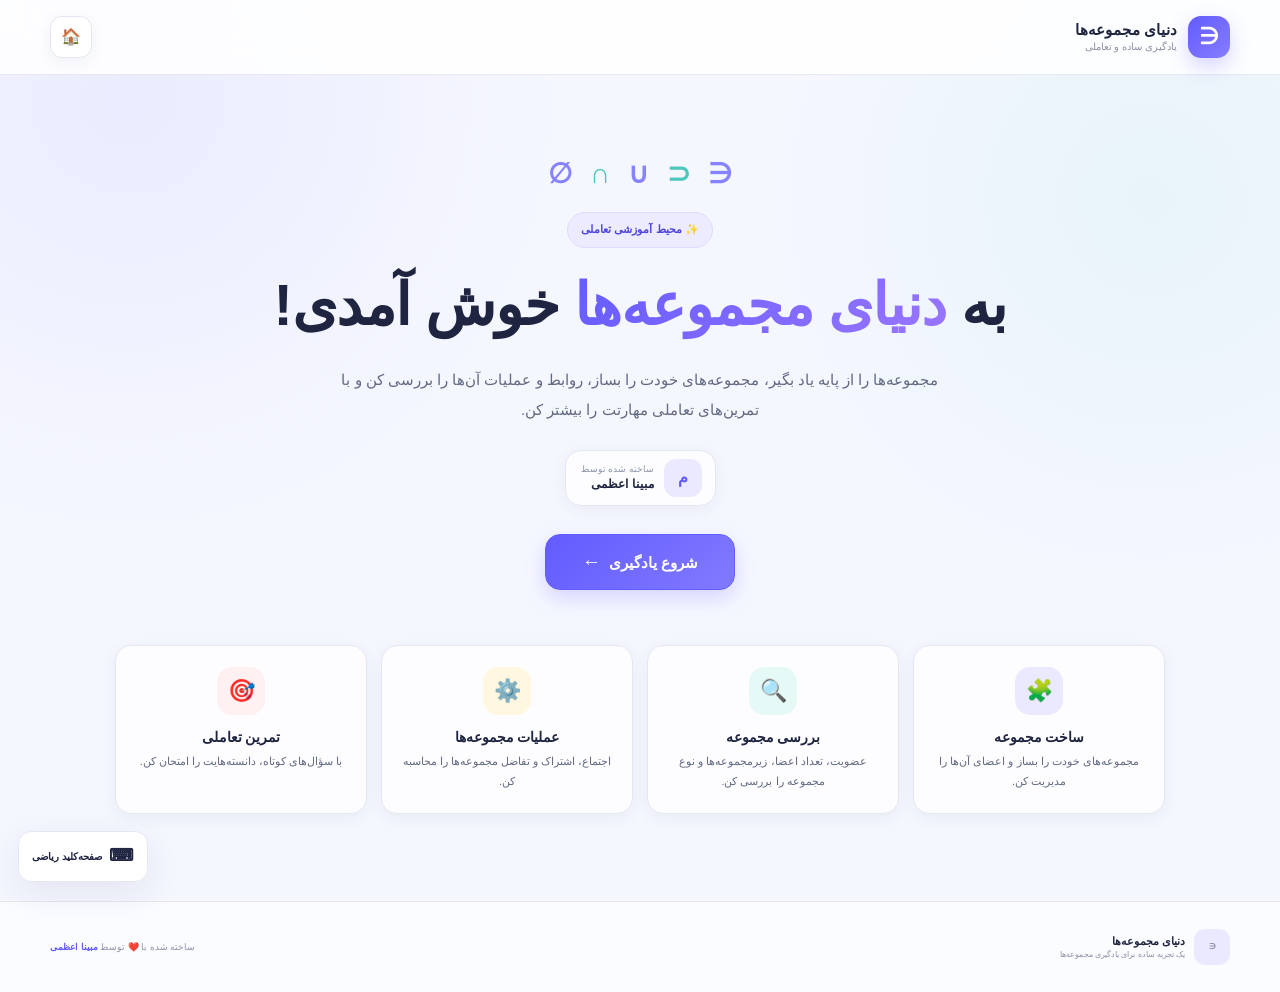
<file: docs/index.html>
<!DOCTYPE html>
<html lang="fa" dir="rtl">
<head>
  <meta charset="UTF-8" />
  <meta name="viewport" content="width=device-width, initial-scale=1.0" />

  <meta
    name="description"
    content="دنیای مجموعه‌ها؛ یک محیط آموزشی تعاملی برای یادگیری مجموعه‌ها، اعضا، زیرمجموعه‌ها، روابط و عملیات مجموعه‌ها."
  />
  <meta name="author" content="مبینا اعظمی" />

  <title>دنیای مجموعه‌ها | مبینا اعظمی</title>

  <link rel="stylesheet" href="style.css" />
</head>

<body>

  <!-- =========================
       Header
  ========================== -->
  <header class="site-header">
    <div class="header-inner">

      <button
        type="button"
        class="brand"
        id="brandBtn"
        aria-label="بازگشت به صفحه اصلی"
      >
        <span class="brand-icon">∈</span>

        <span class="brand-text">
          <strong>دنیای مجموعه‌ها</strong>
          <small>یادگیری ساده و تعاملی</small>
        </span>
      </button>

      <div class="header-actions">
        <button
          type="button"
          class="icon-button"
          id="homeBtn"
          title="صفحه اصلی"
          aria-label="صفحه اصلی"
        >
          🏠
        </button>
      </div>

    </div>
  </header>


  <!-- =========================
       Main
  ========================== -->
  <main class="app-main">

    <!-- =========================
         Welcome Page
    ========================== -->
    <section
      id="welcomePage"
      class="page welcome-page active-page"
    >

      <div class="welcome-container">

        <div class="welcome-symbols" aria-hidden="true">
          <span>∈</span>
          <span>⊂</span>
          <span>∪</span>
          <span>∩</span>
          <span>∅</span>
        </div>

        <div class="welcome-content">

          <div class="welcome-badge">
            ✨ محیط آموزشی تعاملی
          </div>

          <h1>
            به
            <span>دنیای مجموعه‌ها</span>
            خوش آمدی!
          </h1>

          <p class="welcome-description">
            مجموعه‌ها را از پایه یاد بگیر، مجموعه‌های خودت را بساز،
            روابط و عملیات آن‌ها را بررسی کن و با تمرین‌های تعاملی
            مهارتت را بیشتر کن.
          </p>

          <div class="creator-card">
            <div class="creator-avatar">م</div>

            <div>
              <span>ساخته شده توسط</span>
              <strong>مبینا اعظمی</strong>
            </div>
          </div>

          <button
            type="button"
            id="startBtn"
            class="primary-button start-button"
          >
            <span>شروع یادگیری</span>
            <span class="button-arrow">←</span>
          </button>

        </div>


        <!-- Features -->
        <div class="features-grid">

          <article class="feature-card">
            <div class="feature-icon">🧩</div>
            <h3>ساخت مجموعه</h3>
            <p>
              مجموعه‌های خودت را بساز و اعضای آن‌ها را مدیریت کن.
            </p>
          </article>

          <article class="feature-card">
            <div class="feature-icon">🔍</div>
            <h3>بررسی مجموعه</h3>
            <p>
              عضویت، تعداد اعضا، زیرمجموعه‌ها و نوع مجموعه را بررسی کن.
            </p>
          </article>

          <article class="feature-card">
            <div class="feature-icon">⚙️</div>
            <h3>عملیات مجموعه‌ها</h3>
            <p>
              اجتماع، اشتراک و تفاضل مجموعه‌ها را محاسبه کن.
            </p>
          </article>

          <article class="feature-card">
            <div class="feature-icon">🎯</div>
            <h3>تمرین تعاملی</h3>
            <p>
              با سؤال‌های کوتاه، دانسته‌هایت را امتحان کن.
            </p>
          </article>

        </div>

      </div>

    </section>


    <!-- =========================
         Dashboard
    ========================== -->
    <section
      id="dashboardPage"
      class="page dashboard-page"
      hidden
    >

      <div class="page-container">

        <div class="page-heading">

          <div>
            <span class="section-label">فضای کار</span>

            <h2>
              مجموعه‌های من
            </h2>

            <p>
              مجموعه‌هایت را بساز و از ابزارهای مختلف برای بررسی آن‌ها استفاده کن.
            </p>
          </div>

          <button
            type="button"
            id="newSetBtn"
            class="primary-button"
          >
            <span>＋</span>
            مجموعه جدید
          </button>

        </div>


        <div
          id="setsGrid"
          class="sets-grid"
        >
          <!-- کارت‌های مجموعه با JavaScript ساخته می‌شوند -->
        </div>


        <div
          id="emptySets"
          class="empty-state"
        >

          <div class="empty-icon">
            ∅
          </div>

          <h3>
            هنوز مجموعه‌ای نساخته‌ای
          </h3>

          <p>
            اولین مجموعه‌ات را بساز و یادگیری را شروع کن.
          </p>

          <button
            type="button"
            id="emptyNewSetBtn"
            class="secondary-button"
          >
            ساخت اولین مجموعه
          </button>

        </div>

      </div>

    </section>


    <!-- =========================
         Set Editor
    ========================== -->
    <section
      id="editorPage"
      class="page editor-page"
      hidden
    >

      <div class="page-container narrow-container">

        <div class="page-heading compact-heading">

          <div>
            <span class="section-label">ویرایشگر مجموعه</span>

            <h2 id="editorTitle">
              مجموعه جدید
            </h2>

            <p>
              نام و اعضای مجموعه را وارد کن.
            </p>
          </div>

          <button
            type="button"
            id="backToDashboardBtn"
            class="ghost-button"
          >
            ← بازگشت
          </button>

        </div>


        <div class="editor-layout">

          <!-- Editor Form -->
          <div class="panel editor-panel">

            <div class="panel-header">
              <div>
                <h3>اطلاعات مجموعه</h3>
                <p>اعضای مجموعه را با ویرگول یا خط جدید جدا کن.</p>
              </div>
            </div>


            <form id="setForm">

              <div class="form-group">

                <label for="setName">
                  نام مجموعه
                </label>

                <input
                  type="text"
                  id="setName"
                  name="setName"
                  placeholder="مثلاً A"
                  maxlength="30"
                  autocomplete="off"
                  required
                />

              </div>


              <div class="form-group">

                <label for="setMembers">
                  اعضای مجموعه
                </label>

                <textarea
                  id="setMembers"
                  name="setMembers"
                  rows="7"
                  placeholder="مثلاً: 1, 2, 3, 4"
                  spellcheck="false"
                ></textarea>

                <div class="input-hint">
                  می‌توانی از «،» یا «,» یا «؛» یا «;» یا خط جدید استفاده کنی.
                </div>

              </div>


              <div class="form-group">

                <label>
                  نوع مجموعه
                </label>

                <div class="type-options">

                  <label class="radio-card">
                    <input
                      type="radio"
                      name="setType"
                      value="auto"
                      checked
                    />

                    <span>
                      <strong>تشخیص خودکار</strong>
                      <small>پیشنهاد مناسب بر اساس اعضا</small>
                    </span>
                  </label>


                  <label class="radio-card">
                    <input
                      type="radio"
                      name="setType"
                      value="number"
                    />

                    <span>
                      <strong>عددی</strong>
                      <small>مجموعه‌ای از اعداد</small>
                    </span>
                  </label>


                  <label class="radio-card">
                    <input
                      type="radio"
                      name="setType"
                      value="text"
                    />

                    <span>
                      <strong>متنی</strong>
                      <small>مجموعه‌ای از عبارت‌ها</small>
                    </span>
                  </label>

                </div>

              </div>


              <div class="form-actions">

                <button
                  type="submit"
                  class="primary-button"
                  id="saveSetBtn"
                >
                  ذخیره مجموعه
                </button>

                <button
                  type="button"
                  class="danger-button"
                  id="deleteSetBtn"
                  hidden
                >
                  حذف مجموعه
                </button>

              </div>

            </form>

          </div>


          <!-- Preview -->
          <div class="panel preview-panel">

            <div class="panel-header">
              <div>
                <h3>پیش‌نمایش</h3>
                <p>نمایش مجموعه قبل از ذخیره</p>
              </div>
            </div>

            <div
              id="setPreview"
              class="set-preview"
            >
              <span class="preview-name">A</span>
              <span class="preview-equals">=</span>
              <span class="preview-brace">{</span>
              <span class="preview-members">∅</span>
              <span class="preview-brace">}</span>
            </div>

            <div
              id="previewCount"
              class="preview-count"
            >
              ۰ عضو
            </div>

          </div>

        </div>

      </div>

    </section>


    <!-- =========================
         Tools Page
    ========================== -->
    <section
      id="toolsPage"
      class="page tools-page"
      hidden
    >

      <div class="page-container">

        <div class="tools-topbar">

          <button
            type="button"
            id="toolsBackBtn"
            class="ghost-button"
          >
            ← مجموعه‌ها
          </button>

          <div class="current-set-info">

            <span class="section-label">
              مجموعه انتخاب‌شده
            </span>

            <h2 id="currentSetTitle">
              A
            </h2>

          </div>

        </div>


        <!-- Tool Cards -->
        <div class="tools-grid">

          <!-- Members -->
          <button
            type="button"
            class="tool-card"
            data-tool="members"
          >
            <span class="tool-icon">👥</span>

            <span class="tool-card-content">
              <strong>اعضای مجموعه</strong>
              <small>
                مشاهده و بررسی اعضای مجموعه
              </small>
            </span>

            <span class="tool-arrow">←</span>
          </button>


          <!-- Count -->
          <button
            type="button"
            class="tool-card"
            data-tool="count"
          >
            <span class="tool-icon">🔢</span>

            <span class="tool-card-content">
              <strong>تعداد اعضا</strong>
              <small>
                محاسبه تعداد اعضای مجموعه
              </small>
            </span>

            <span class="tool-arrow">←</span>
          </button>


          <!-- Membership -->
          <button
            type="button"
            class="tool-card"
            data-tool="membership"
          >
            <span class="tool-icon">🔎</span>

            <span class="tool-card-content">
              <strong>بررسی عضویت</strong>
              <small>
                آیا یک عضو در مجموعه وجود دارد؟
              </small>
            </span>

            <span class="tool-arrow">←</span>
          </button>


          <!-- Subsets -->
          <button
            type="button"
            class="tool-card"
            data-tool="subsets"
          >
            <span class="tool-icon">🧩</span>

            <span class="tool-card-content">
              <strong>زیرمجموعه‌ها</strong>
              <small>
                نمایش تعداد و زیرمجموعه‌های ممکن
              </small>
            </span>

            <span class="tool-arrow">←</span>
          </button>


          <!-- Relations -->
          <button
            type="button"
            class="tool-card"
            data-tool="relations"
          >
            <span class="tool-icon">🔗</span>

            <span class="tool-card-content">
              <strong>روابط دو مجموعه</strong>
              <small>
                بررسی زیرمجموعه بودن و برابری
              </small>
            </span>

            <span class="tool-arrow">←</span>
          </button>


          <!-- Operations -->
          <button
            type="button"
            class="tool-card"
            data-tool="operations"
          >
            <span class="tool-icon">⚙️</span>

            <span class="tool-card-content">
              <strong>عملیات مجموعه‌ها</strong>
              <small>
                اجتماع، اشتراک و تفاضل
              </small>
            </span>

            <span class="tool-arrow">←</span>
          </button>


          <!-- Venn -->
          <button
            type="button"
            class="tool-card"
            data-tool="venn"
          >
            <span class="tool-icon">⭕</span>

            <span class="tool-card-content">
              <strong>نمودار ون</strong>
              <small>
                نمایش تصویری رابطه مجموعه‌ها
              </small>
            </span>

            <span class="tool-arrow">←</span>
          </button>


          <!-- Type -->
          <button
            type="button"
            class="tool-card"
            data-tool="type"
          >
            <span class="tool-icon">🏷️</span>

            <span class="tool-card-content">
              <strong>نوع مجموعه</strong>
              <small>
                بررسی نوع و ویژگی‌های مجموعه
              </small>
            </span>

            <span class="tool-arrow">←</span>
          </button>


          <!-- Exercise -->
          <button
            type="button"
            class="tool-card exercise-tool-card"
            data-tool="exercise"
          >
            <span class="tool-icon">🎯</span>

            <span class="tool-card-content">
              <strong>تمرین</strong>
              <small>
                خودت را با تمرین‌های مجموعه محک بزن
              </small>
            </span>

            <span class="tool-arrow">←</span>
          </button>

        </div>


        <!-- =========================
             Tool Result
        ========================== -->
        <div
          id="toolResult"
          class="tool-result panel"
          hidden
        >

          <div class="result-header">

            <div>
              <span
                id="resultIcon"
                class="result-icon"
              >
                ✨
              </span>

              <div>
                <span class="section-label">
                  نتیجه
                </span>

                <h3 id="resultTitle">
                  نتیجه ابزار
                </h3>
              </div>
            </div>

            <button
              type="button"
              id="closeResultBtn"
              class="close-button"
              aria-label="بستن نتیجه"
              title="بستن"
            >
              ×
            </button>

          </div>


          <div
            id="resultBody"
            class="result-body"
          >
            <!-- نتیجه توسط JavaScript قرار می‌گیرد -->
          </div>

        </div>

      </div>

    </section>


    <!-- =========================
         Membership Tool
    ========================== -->
    <div
      id="membershipTemplate"
      class="tool-template"
      hidden
    >

      <div class="tool-form">

        <label for="membershipInput">
          عضو موردنظر را وارد کن
        </label>

        <div class="inline-input">

          <input
            type="text"
            id="membershipInput"
            placeholder="مثلاً 3"
            autocomplete="off"
          />

          <button
            type="button"
            id="checkMembershipBtn"
            class="primary-button"
          >
            بررسی
          </button>

        </div>

      </div>

      <div
        id="membershipAnswer"
        class="answer-box"
      ></div>

    </div>


    <!-- =========================
         Relations Tool
    ========================== -->
    <div
      id="relationsTemplate"
      class="tool-template"
      hidden
    >

      <div class="tool-form">

        <label for="relationSetSelect">
          مجموعه دوم
        </label>

        <select id="relationSetSelect">
          <option value="">
            انتخاب مجموعه
          </option>
        </select>

      </div>

      <div
        id="relationsAnswer"
        class="answer-box"
      ></div>

    </div>


    <!-- =========================
         Operations Tool
    ========================== -->
    <div
      id="operationsTemplate"
      class="tool-template"
      hidden
    >

      <div class="tool-form">

        <label for="operationSetSelect">
          مجموعه دوم
        </label>

        <select id="operationSetSelect">
          <option value="">
            انتخاب مجموعه
          </option>
        </select>

      </div>


      <div class="operation-buttons">

        <button
          type="button"
          class="operation-button"
          data-operation="union"
        >
          <span>∪</span>
          <strong>اجتماع</strong>
          <small>A ∪ B</small>
        </button>

        <button
          type="button"
          class="operation-button"
          data-operation="intersection"
        >
          <span>∩</span>
          <strong>اشتراک</strong>
          <small>A ∩ B</small>
        </button>

        <button
          type="button"
          class="operation-button"
          data-operation="differenceAB"
        >
          <span>−</span>
          <strong>تفاضل A از B</strong>
          <small>A − B</small>
        </button>

        <button
          type="button"
          class="operation-button"
          data-operation="differenceBA"
        >
          <span>−</span>
          <strong>تفاضل B از A</strong>
          <small>B − A</small>
        </button>

      </div>


      <div
        id="operationAnswer"
        class="answer-box"
      ></div>

    </div>


    <!-- =========================
         Venn Tool
    ========================== -->
    <div
      id="vennTemplate"
      class="tool-template"
      hidden
    >

      <div class="tool-form">

        <label for="vennSetSelect">
          مجموعه دوم
        </label>

        <select id="vennSetSelect">
          <option value="">
            انتخاب مجموعه
          </option>
        </select>

      </div>


      <div
        id="vennDiagram"
        class="venn-diagram"
        aria-label="نمودار ون"
      >

        <div class="venn-circle venn-circle-a">
          <span class="venn-label venn-label-a">
            A
          </span>

          <div class="venn-members venn-members-a"></div>
        </div>

        <div class="venn-circle venn-circle-b">
          <span class="venn-label venn-label-b">
            B
          </span>

          <div class="venn-members venn-members-b"></div>
        </div>

      </div>


      <div
        id="vennExplanation"
        class="answer-box"
      ></div>

    </div>


    <!-- =========================
         Exercise Tool
    ========================== -->
    <div
      id="exerciseTemplate"
      class="tool-template"
      hidden
    >

      <div class="exercise-card">

        <div class="exercise-progress">
          <span>
            تمرین
          </span>

          <strong id="exerciseNumber">
            ۱
          </strong>
        </div>


        <div class="exercise-question">

          <span class="question-label">
            سؤال
          </span>

          <h4 id="exerciseQuestion">
            آیا عضو موردنظر در مجموعه وجود دارد؟
          </h4>

        </div>


        <div class="exercise-actions">

          <button
            type="button"
            id="exerciseYesBtn"
            class="answer-button yes-button"
          >
            ✓ بله
          </button>

          <button
            type="button"
            id="exerciseNoBtn"
            class="answer-button no-button"
          >
            ✕ خیر
          </button>

        </div>


        <div
          id="exerciseFeedback"
          class="exercise-feedback"
          hidden
        ></div>


        <button
          type="button"
          id="nextExerciseBtn"
          class="secondary-button"
          hidden
        >
          تمرین بعدی ←
        </button>

      </div>

    </div>


    <!-- =========================
         Math Keyboard
    ========================== -->
    <section
      id="keyboardSection"
      class="keyboard-section"
      hidden
    >

      <div class="keyboard-container">

        <div class="keyboard-header">

          <div>
            <span class="section-label">
              ابزار کمکی
            </span>

            <h3>
              صفحه‌کلید ریاضی
            </h3>
          </div>

          <button
            type="button"
            id="closeKeyboardBtn"
            class="close-button"
            aria-label="بستن صفحه‌کلید"
          >
            ×
          </button>

        </div>


        <div
          id="keyboardTabs"
          class="keyboard-tabs"
        >

          <button
            type="button"
            class="keyboard-tab active"
            data-keyboard-tab="abc"
          >
            ABC
          </button>

          <button
            type="button"
            class="keyboard-tab"
            data-keyboard-tab="numbers"
          >
            ۱۲۳
          </button>

          <button
            type="button"
            class="keyboard-tab"
            data-keyboard-tab="greek"
          >
            یونانی
          </button>

          <button
            type="button"
            class="keyboard-tab"
            data-keyboard-tab="math"
          >
            ریاضی
          </button>

          <button
            type="button"
            class="keyboard-tab"
            data-keyboard-tab="sets"
          >
            مجموعه‌ها
          </button>

          <button
            type="button"
            class="keyboard-tab"
            data-keyboard-tab="brackets"
          >
            پرانتزها
          </button>

          <button
            type="button"
            class="keyboard-tab"
            data-keyboard-tab="powers"
          >
            توان‌ها
          </button>

        </div>


        <div
          id="keyboardKeys"
          class="keyboard-keys"
        >
          <!-- کلیدها توسط JavaScript ساخته می‌شوند -->
        </div>

      </div>

    </section>


    <!-- Keyboard Toggle -->
    <button
      type="button"
      id="keyboardToggleBtn"
      class="keyboard-toggle"
      title="صفحه‌کلید ریاضی"
      aria-label="باز کردن صفحه‌کلید ریاضی"
    >
      <span>⌨</span>
      <span>صفحه‌کلید ریاضی</span>
    </button>


  </main>


  <!-- =========================
       Toast
  ========================== -->
  <div
    id="toast"
    class="toast"
    role="status"
    aria-live="polite"
    hidden
  >
    <span id="toastIcon">✓</span>
    <span id="toastMessage"></span>
  </div>


  <!-- =========================
       Footer
  ========================== -->
  <footer class="site-footer">

    <div class="footer-inner">

      <div class="footer-brand">
        <span class="footer-symbol">∈</span>

        <div>
          <strong>دنیای مجموعه‌ها</strong>
          <span>یک تجربه ساده برای یادگیری مجموعه‌ها</span>
        </div>
      </div>

      <div class="footer-creator">
        ساخته شده با ❤️ توسط
        <strong>مبینا اعظمی</strong>
      </div>

    </div>

  </footer>


  <!-- =========================
       JavaScript
  ========================== -->
  <script src="app.js"></script>

</body>
</html>
</file>
<file: docs/style.css>
/* =========================================================
   دنیای مجموعه‌ها
   style.css
   ساخته شده برای مبینا اعظمی
========================================================= */

/* =========================================================
   Reset
========================================================= */

*,
*::before,
*::after {
  box-sizing: border-box;
}

html {
  scroll-behavior: smooth;
}

:root {
  --bg: #f5f7ff;
  --bg-soft: #eef1ff;
  --surface: #ffffff;
  --surface-soft: #f8f9ff;

  --primary: #635bff;
  --primary-dark: #4f46d9;
  --primary-soft: #ebe9ff;

  --secondary: #13b8a6;
  --secondary-soft: #e5faf7;

  --text: #1f2440;
  --text-soft: #626982;
  --text-light: #8b91a7;

  --border: #e4e7f2;
  --border-dark: #d7daea;

  --success: #159570;
  --success-soft: #e5f8f1;

  --danger: #e05262;
  --danger-soft: #fff0f2;

  --warning: #d99118;
  --warning-soft: #fff7df;

  --shadow-sm: 0 4px 16px rgba(39, 45, 91, 0.06);
  --shadow: 0 12px 35px rgba(39, 45, 91, 0.09);
  --shadow-lg: 0 20px 60px rgba(39, 45, 91, 0.14);

  --radius-sm: 10px;
  --radius: 16px;
  --radius-lg: 24px;
  --radius-xl: 32px;

  --transition: 180ms ease;
}

body {
  margin: 0;
  min-height: 100vh;

  font-family:
    Tahoma,
    Arial,
    sans-serif;

  background:
    radial-gradient(
      circle at 10% 10%,
      rgba(99, 91, 255, 0.07),
      transparent 30%
    ),
    radial-gradient(
      circle at 90% 20%,
      rgba(19, 184, 166, 0.06),
      transparent 28%
    ),
    var(--bg);

  color: var(--text);
  line-height: 1.8;

  -webkit-font-smoothing: antialiased;
}

button,
input,
textarea,
select {
  font: inherit;
}

button {
  cursor: pointer;
}

button:disabled {
  cursor: not-allowed;
  opacity: 0.55;
}

input,
textarea,
select {
  color: var(--text);
}

::selection {
  background: var(--primary);
  color: #fff;
}


/* =========================================================
   Accessibility
========================================================= */

button:focus-visible,
input:focus-visible,
textarea:focus-visible,
select:focus-visible {
  outline: 3px solid rgba(99, 91, 255, 0.2);
  outline-offset: 2px;
}


/* =========================================================
   Header
========================================================= */

.site-header {
  position: sticky;
  top: 0;
  z-index: 100;

  width: 100%;

  background: rgba(255, 255, 255, 0.88);
  border-bottom: 1px solid rgba(228, 231, 242, 0.9);

  backdrop-filter: blur(16px);
  -webkit-backdrop-filter: blur(16px);
}

.header-inner {
  width: min(1180px, calc(100% - 32px));
  min-height: 74px;

  margin: 0 auto;

  display: flex;
  align-items: center;
  justify-content: space-between;
  gap: 16px;
}

.brand {
  display: inline-flex;
  align-items: center;
  gap: 11px;

  padding: 0;

  border: 0;
  background: transparent;

  color: var(--text);

  text-align: right;
}

.brand-icon {
  width: 42px;
  height: 42px;

  display: grid;
  place-items: center;

  border-radius: 13px;

  background: linear-gradient(
    135deg,
    var(--primary),
    #857dff
  );

  color: #fff;

  font-size: 23px;
  font-weight: 700;

  box-shadow:
    0 8px 20px rgba(99, 91, 255, 0.25);
}

.brand-text {
  display: flex;
  flex-direction: column;
  line-height: 1.35;
}

.brand-text strong {
  font-size: 15px;
}

.brand-text small {
  color: var(--text-light);
  font-size: 10px;
}

.header-actions {
  display: flex;
  align-items: center;
  gap: 8px;
}

.icon-button {
  width: 42px;
  height: 42px;

  display: grid;
  place-items: center;

  border: 1px solid var(--border);
  border-radius: 12px;

  background: var(--surface);
  color: var(--text);

  box-shadow: var(--shadow-sm);

  transition:
    transform var(--transition),
    border-color var(--transition),
    background var(--transition);
}

.icon-button:hover {
  transform: translateY(-2px);
  border-color: var(--primary);
  background: var(--primary-soft);
}


/* =========================================================
   Main
========================================================= */

.app-main {
  width: 100%;
  min-height: calc(100vh - 74px);
}

.page {
  width: 100%;
  min-height: calc(100vh - 74px);
  padding: 40px 0 70px;
}

.page[hidden],
.tool-template[hidden],
.keyboard-section[hidden],
.tool-result[hidden],
.toast[hidden],
.empty-state[hidden] {
  display: none !important;
}

.page-container {
  width: min(1180px, calc(100% - 32px));
  margin: 0 auto;
}

.narrow-container {
  max-width: 960px;
}


/* =========================================================
   Typography
========================================================= */

h1,
h2,
h3,
h4,
p {
  margin-top: 0;
}

h1,
h2,
h3,
h4 {
  line-height: 1.45;
}

h2 {
  margin-bottom: 8px;
  font-size: clamp(25px, 4vw, 36px);
}

h3 {
  margin-bottom: 5px;
  font-size: 20px;
}

h4 {
  margin-bottom: 0;
  font-size: 18px;
}

p {
  color: var(--text-soft);
}

.section-label {
  display: inline-block;

  margin-bottom: 5px;

  color: var(--primary);

  font-size: 11px;
  font-weight: 700;
  letter-spacing: 0.2px;
}


/* =========================================================
   Buttons
========================================================= */

.primary-button,
.secondary-button,
.ghost-button,
.danger-button {
  min-height: 46px;

  display: inline-flex;
  align-items: center;
  justify-content: center;
  gap: 8px;

  padding: 10px 18px;

  border-radius: 12px;

  font-weight: 700;
  font-size: 14px;

  transition:
    transform var(--transition),
    box-shadow var(--transition),
    background var(--transition),
    border-color var(--transition);
}

.primary-button {
  border: 1px solid var(--primary);

  background: linear-gradient(
    135deg,
    var(--primary),
    #817aff
  );

  color: #fff;

  box-shadow:
    0 8px 20px rgba(99, 91, 255, 0.22);
}

.primary-button:hover {
  transform: translateY(-2px);

  box-shadow:
    0 12px 28px rgba(99, 91, 255, 0.28);
}

.secondary-button {
  border: 1px solid rgba(19, 184, 166, 0.25);
  background: var(--secondary-soft);
  color: #087d71;
}

.secondary-button:hover {
  transform: translateY(-2px);
  border-color: var(--secondary);
}

.ghost-button {
  border: 1px solid var(--border);
  background: var(--surface);
  color: var(--text-soft);
}

.ghost-button:hover {
  border-color: var(--primary);
  color: var(--primary);
  background: var(--primary-soft);
}

.danger-button {
  border: 1px solid rgba(224, 82, 98, 0.22);
  background: var(--danger-soft);
  color: var(--danger);
}

.danger-button:hover {
  transform: translateY(-2px);
  border-color: var(--danger);
}


/* =========================================================
   Welcome
========================================================= */

.welcome-page {
  position: relative;
  overflow: hidden;

  display: flex;
  align-items: center;

  padding-top: 55px;
}

.welcome-container {
  width: min(1050px, calc(100% - 32px));
  margin: 0 auto;

  position: relative;
}

.welcome-content {
  max-width: 780px;
  margin: 0 auto;

  text-align: center;
}

.welcome-symbols {
  position: relative;

  height: 55px;
  margin-bottom: 10px;

  display: flex;
  align-items: center;
  justify-content: center;
  gap: 18px;

  color: var(--primary);

  opacity: 0.75;

  font-family: Georgia, serif;
  font-size: 28px;
  font-weight: 700;
}

.welcome-symbols span:nth-child(2),
.welcome-symbols span:nth-child(4) {
  color: var(--secondary);
}

.welcome-badge {
  display: inline-flex;
  align-items: center;

  margin-bottom: 15px;
  padding: 7px 13px;

  border: 1px solid #dddcff;
  border-radius: 999px;

  background: rgba(235, 233, 255, 0.8);

  color: var(--primary-dark);

  font-size: 11px;
  font-weight: 700;
}

.welcome-content h1 {
  margin-bottom: 18px;

  font-size: clamp(32px, 7vw, 58px);
  letter-spacing: -1px;
}

.welcome-content h1 span {
  display: inline-block;

  background: linear-gradient(
    135deg,
    var(--primary),
    #9a76ff
  );

  -webkit-background-clip: text;
  background-clip: text;

  color: transparent;
}

.welcome-description {
  max-width: 650px;
  margin: 0 auto 25px;

  font-size: 15px;
  line-height: 2;
}

.creator-card {
  width: fit-content;
  margin: 0 auto 28px;

  display: flex;
  align-items: center;
  gap: 10px;

  padding: 8px 13px 8px 15px;

  border: 1px solid var(--border);
  border-radius: 16px;

  background: rgba(255, 255, 255, 0.82);

  box-shadow: var(--shadow-sm);
}

.creator-avatar {
  width: 38px;
  height: 38px;

  display: grid;
  place-items: center;

  border-radius: 12px;

  background: var(--primary-soft);
  color: var(--primary);

  font-weight: 800;
}

.creator-card div:last-child {
  display: flex;
  flex-direction: column;
  align-items: flex-start;

  line-height: 1.45;
}

.creator-card span {
  color: var(--text-light);
  font-size: 9px;
}

.creator-card strong {
  font-size: 12px;
}

.start-button {
  min-width: 190px;
  min-height: 52px;

  font-size: 15px;

  border-radius: 15px;
}

.button-arrow {
  font-size: 19px;
}


/* =========================================================
   Features
========================================================= */

.features-grid {
  margin-top: 55px;

  display: grid;
  grid-template-columns: repeat(4, 1fr);
  gap: 14px;
}

.feature-card {
  padding: 21px 18px;

  border: 1px solid var(--border);
  border-radius: var(--radius);

  background: rgba(255, 255, 255, 0.82);

  box-shadow: var(--shadow-sm);

  text-align: center;

  transition:
    transform var(--transition),
    box-shadow var(--transition),
    border-color var(--transition);
}

.feature-card:hover {
  transform: translateY(-4px);

  border-color: #d6d4ff;

  box-shadow: var(--shadow);
}

.feature-icon {
  width: 48px;
  height: 48px;

  margin: 0 auto 12px;

  display: grid;
  place-items: center;

  border-radius: 15px;

  background: var(--primary-soft);

  font-size: 22px;
}

.feature-card:nth-child(2) .feature-icon {
  background: var(--secondary-soft);
}

.feature-card:nth-child(3) .feature-icon {
  background: var(--warning-soft);
}

.feature-card:nth-child(4) .feature-icon {
  background: var(--danger-soft);
}

.feature-card h3 {
  margin-bottom: 5px;
  font-size: 14px;
}

.feature-card p {
  margin-bottom: 0;

  font-size: 11px;
  line-height: 1.8;
}


/* =========================================================
   Page Heading
========================================================= */

.page-heading {
  margin-bottom: 30px;

  display: flex;
  align-items: flex-end;
  justify-content: space-between;
  gap: 25px;
}

.page-heading p {
  margin-bottom: 0;
  font-size: 13px;
}

.compact-heading {
  align-items: center;
}

.tools-topbar {
  margin-bottom: 28px;

  display: flex;
  align-items: center;
  justify-content: space-between;
  gap: 20px;
}

.current-set-info {
  text-align: right;
}

.current-set-info h2 {
  margin: 0;
}


/* =========================================================
   Dashboard
========================================================= */

.sets-grid {
  display: grid;
  grid-template-columns: repeat(3, 1fr);
  gap: 17px;
}

.set-card {
  position: relative;

  min-height: 205px;

  padding: 20px;

  border: 1px solid var(--border);
  border-radius: var(--radius-lg);

  background: var(--surface);

  box-shadow: var(--shadow-sm);

  transition:
    transform var(--transition),
    box-shadow var(--transition),
    border-color var(--transition);
}

.set-card:hover {
  transform: translateY(-4px);

  border-color: #d7d5ff;

  box-shadow: var(--shadow);
}

.set-card-top {
  display: flex;
  align-items: flex-start;
  justify-content: space-between;
  gap: 12px;
}

.set-card-icon {
  width: 45px;
  height: 45px;

  display: grid;
  place-items: center;

  border-radius: 14px;

  background: var(--primary-soft);
  color: var(--primary);

  font-family: Georgia, serif;
  font-size: 22px;
  font-weight: 700;
}

.set-card-menu {
  display: flex;
  gap: 6px;
}

.card-action {
  width: 34px;
  height: 34px;

  display: grid;
  place-items: center;

  border: 1px solid var(--border);
  border-radius: 10px;

  background: var(--surface-soft);
  color: var(--text-soft);

  transition:
    background var(--transition),
    color var(--transition),
    border-color var(--transition);
}

.card-action:hover {
  border-color: var(--primary);
  background: var(--primary-soft);
  color: var(--primary);
}

.set-card h3 {
  margin: 15px 0 4px;

  font-size: 19px;

  direction: ltr;
  text-align: right;
}

.set-card-members {
  min-height: 46px;

  margin-bottom: 15px;

  color: var(--text-soft);

  font-family: Georgia, Tahoma, sans-serif;
  font-size: 14px;

  direction: ltr;
  text-align: right;

  overflow-wrap: anywhere;
}

.set-card-footer {
  padding-top: 12px;

  border-top: 1px solid var(--border);

  display: flex;
  align-items: center;
  justify-content: space-between;
  gap: 10px;
}

.set-card-count {
  color: var(--text-light);
  font-size: 10px;
}

.open-set-button {
  border: 0;
  background: transparent;
  color: var(--primary);

  font-size: 11px;
  font-weight: 700;
}

.open-set-button:hover {
  text-decoration: underline;
}


/* =========================================================
   Empty State
========================================================= */

.empty-state {
  padding: 60px 20px;

  border: 2px dashed var(--border-dark);
  border-radius: var(--radius-lg);

  background: rgba(255, 255, 255, 0.55);

  text-align: center;
}

.empty-icon {
  width: 72px;
  height: 72px;

  margin: 0 auto 15px;

  display: grid;
  place-items: center;

  border-radius: 22px;

  background: var(--primary-soft);
  color: var(--primary);

  font-family: Georgia, serif;
  font-size: 36px;
}

.empty-state h3 {
  margin-bottom: 4px;
}

.empty-state p {
  margin-bottom: 18px;
  font-size: 12px;
}


/* =========================================================
   Panels
========================================================= */

.panel {
  border: 1px solid var(--border);
  border-radius: var(--radius-lg);

  background: var(--surface);

  box-shadow: var(--shadow-sm);
}

.panel-header {
  padding-bottom: 18px;

  border-bottom: 1px solid var(--border);
}

.panel-header h3 {
  margin-bottom: 2px;
}

.panel-header p {
  margin-bottom: 0;
  font-size: 11px;
}


/* =========================================================
   Editor
========================================================= */

.editor-layout {
  display: grid;
  grid-template-columns: minmax(0, 1.35fr) minmax(280px, 0.65fr);
  gap: 18px;

  align-items: start;
}

.editor-panel,
.preview-panel {
  padding: 24px;
}

.editor-panel .panel-header,
.preview-panel .panel-header {
  margin-bottom: 23px;
}

.form-group {
  margin-bottom: 22px;
}

.form-group > label {
  display: block;

  margin-bottom: 8px;

  font-size: 12px;
  font-weight: 700;
}

input[type="text"],
textarea,
select {
  width: 100%;

  border: 1px solid var(--border-dark);
  border-radius: 12px;

  background: var(--surface-soft);

  padding: 12px 14px;

  outline: none;

  transition:
    border-color var(--transition),
    box-shadow var(--transition),
    background var(--transition);
}

input[type="text"] {
  min-height: 48px;
}

textarea {
  min-height: 145px;

  resize: vertical;

  line-height: 1.9;
}

input[type="text"]:focus,
textarea:focus,
select:focus {
  border-color: var(--primary);

  background: #fff;

  box-shadow:
    0 0 0 4px rgba(99, 91, 255, 0.08);
}

.input-hint {
  margin-top: 6px;

  color: var(--text-light);

  font-size: 9px;
}

.type-options {
  display: grid;
  gap: 8px;
}

.radio-card {
  position: relative;

  display: flex;
  align-items: center;

  min-height: 58px;

  padding: 9px 12px;

  border: 1px solid var(--border);
  border-radius: 12px;

  background: var(--surface-soft);

  cursor: pointer;

  transition:
    border-color var(--transition),
    background var(--transition);
}

.radio-card:hover {
  border-color: #c9c6ff;
}

.radio-card input {
  margin-left: 10px;
  accent-color: var(--primary);
}

.radio-card span {
  display: flex;
  flex-direction: column;
}

.radio-card strong {
  font-size: 11px;
}

.radio-card small {
  color: var(--text-light);
  font-size: 9px;
}

.radio-card:has(input:checked) {
  border-color: var(--primary);
  background: var(--primary-soft);
}

.form-actions {
  display: flex;
  flex-wrap: wrap;
  gap: 10px;

  padding-top: 5px;
}

.set-preview {
  min-height: 150px;

  margin: 20px 0;

  padding: 20px;

  display: flex;
  align-items: center;
  justify-content: center;
  flex-wrap: wrap;
  gap: 5px;

  border-radius: 18px;

  background:
    linear-gradient(
      135deg,
      #f9f9ff,
      #f1f0ff
    );

  color: var(--text);

  font-family: Georgia, Tahoma, sans-serif;
  font-size: 25px;

  direction: ltr;

  overflow-wrap: anywhere;
  text-align: center;
}

.preview-name {
  color: var(--primary);
  font-weight: 700;
}

.preview-equals {
  color: var(--text-light);
}

.preview-brace {
  color: var(--primary);
}

.preview-members {
  max-width: 100%;

  color: var(--text);
  font-size: 19px;
}

.preview-count {
  padding: 9px 12px;

  border-radius: 10px;

  background: var(--surface-soft);

  color: var(--text-soft);

  font-size: 10px;
  text-align: center;
}


/* =========================================================
   Tools
========================================================= */

.tools-grid {
  display: grid;
  grid-template-columns: repeat(3, 1fr);
  gap: 14px;
}

.tool-card {
  min-height: 105px;

  display: flex;
  align-items: center;
  gap: 13px;

  padding: 16px;

  border: 1px solid var(--border);
  border-radius: var(--radius);

  background: var(--surface);

  color: var(--text);

  text-align: right;

  box-shadow: var(--shadow-sm);

  transition:
    transform var(--transition),
    box-shadow var(--transition),
    border-color var(--transition),
    background var(--transition);
}

.tool-card:hover {
  transform: translateY(-3px);

  border-color: #d4d2ff;

  background: #fdfdff;

  box-shadow: var(--shadow);
}

.tool-icon {
  flex: 0 0 auto;

  width: 47px;
  height: 47px;

  display: grid;
  place-items: center;

  border-radius: 14px;

  background: var(--primary-soft);

  font-size: 21px;
}

.tool-card:nth-child(2) .tool-icon {
  background: var(--secondary-soft);
}

.tool-card:nth-child(3) .tool-icon {
  background: var(--warning-soft);
}

.tool-card:nth-child(4) .tool-icon {
  background: #eeeaff;
}

.tool-card:nth-child(5) .tool-icon {
  background: #eaf5ff;
}

.tool-card:nth-child(6) .tool-icon {
  background: #fff1e6;
}

.tool-card:nth-child(7) .tool-icon {
  background: #e8f7f5;
}

.tool-card:nth-child(8) .tool-icon {
  background: #fff0f3;
}

.tool-card:nth-child(9) .tool-icon {
  background: #f0ebff;
}

.tool-card-content {
  min-width: 0;

  flex: 1;

  display: flex;
  flex-direction: column;
}

.tool-card-content strong {
  font-size: 12px;
}

.tool-card-content small {
  margin-top: 3px;

  color: var(--text-light);

  font-size: 9px;
  line-height: 1.7;
}

.tool-arrow {
  flex: 0 0 auto;

  color: var(--text-light);

  font-size: 17px;

  transition:
    transform var(--transition),
    color var(--transition);
}

.tool-card:hover .tool-arrow {
  transform: translateX(-3px);
  color: var(--primary);
}

.exercise-tool-card {
  border-color: #dedaff;
  background: linear-gradient(
    135deg,
    #fff,
    #f7f5ff
  );
}


/* =========================================================
   Tool Result
========================================================= */

.tool-result {
  margin-top: 24px;

  padding: 24px;
}

.result-header {
  display: flex;
  align-items: center;
  justify-content: space-between;
  gap: 15px;

  padding-bottom: 18px;

  border-bottom: 1px solid var(--border);
}

.result-header > div:first-child {
  display: flex;
  align-items: center;
  gap: 12px;
}

.result-header h3 {
  margin: 0;
}

.result-icon {
  width: 46px;
  height: 46px;

  display: grid;
  place-items: center;

  border-radius: 14px;

  background: var(--primary-soft);

  font-size: 21px;
}

.close-button {
  width: 36px;
  height: 36px;

  display: grid;
  place-items: center;

  border: 1px solid var(--border);
  border-radius: 10px;

  background: var(--surface-soft);
  color: var(--text-light);

  font-size: 21px;
  line-height: 1;

  transition:
    color var(--transition),
    background var(--transition),
    border-color var(--transition);
}

.close-button:hover {
  border-color: var(--danger);
  background: var(--danger-soft);
  color: var(--danger);
}

.result-body {
  padding-top: 22px;
}


/* =========================================================
   Generic Tool Form
========================================================= */

.tool-form {
  max-width: 650px;
  margin-bottom: 20px;
}

.tool-form > label {
  display: block;

  margin-bottom: 8px;

  font-size: 12px;
  font-weight: 700;
}

.inline-input {
  display: flex;
  gap: 8px;
}

.inline-input input {
  flex: 1;
}

.answer-box {
  min-height: 65px;

  padding: 17px;

  border: 1px solid var(--border);
  border-radius: 15px;

  background: var(--surface-soft);

  color: var(--text);

  font-size: 13px;
}

.answer-box.success {
  border-color: #bcebdc;
  background: var(--success-soft);
  color: #08775b;
}

.answer-box.error {
  border-color: #f1c0c6;
  background: var(--danger-soft);
  color: #b93649;
}

.answer-box.warning {
  border-color: #f0d895;
  background: var(--warning-soft);
  color: #986a0e;
}

.math-result {
  direction: ltr;

  font-family:
    Georgia,
    "Times New Roman",
    serif;

  font-size: 22px;
  text-align: center;

  overflow-wrap: anywhere;
}

.result-note {
  margin-top: 8px;

  color: var(--text-light);

  font-family: Tahoma, Arial, sans-serif;
  font-size: 10px;
  text-align: center;
}


/* =========================================================
   Members Result
========================================================= */

.members-list {
  display: flex;
  flex-wrap: wrap;
  gap: 8px;

  direction: ltr;
}

.member-chip {
  padding: 6px 10px;

  border: 1px solid var(--border);

  border-radius: 999px;

  background: #fff;

  font-family: Georgia, Tahoma, sans-serif;
  font-size: 13px;
}


/* =========================================================
   Relations
========================================================= */

.relation-list {
  display: grid;
  gap: 9px;
}

.relation-item {
  display: flex;
  align-items: center;
  justify-content: space-between;
  gap: 12px;

  padding: 12px 14px;

  border: 1px solid var(--border);
  border-radius: 12px;

  background: #fff;
}

.relation-symbol {
  direction: ltr;

  font-family: Georgia, serif;
  font-size: 20px;
  font-weight: 700;

  color: var(--primary);
}

.relation-description {
  color: var(--text-soft);
  font-size: 10px;
}


/* =========================================================
   Operations
========================================================= */

.operation-buttons {
  margin-bottom: 18px;

  display: grid;
  grid-template-columns: repeat(4, 1fr);
  gap: 9px;
}

.operation-button {
  min-height: 100px;

  padding: 12px;

  border: 1px solid var(--border);
  border-radius: 14px;

  background: var(--surface-soft);
  color: var(--text);

  display: flex;
  flex-direction: column;
  align-items: center;
  justify-content: center;
  gap: 3px;

  transition:
    transform var(--transition),
    border-color var(--transition),
    background var(--transition);
}

.operation-button:hover {
  transform: translateY(-2px);

  border-color: var(--primary);

  background: var(--primary-soft);
}

.operation-button span {
  color: var(--primary);

  font-family: Georgia, serif;
  font-size: 28px;
  line-height: 1.1;
}

.operation-button strong {
  font-size: 10px;
}

.operation-button small {
  color: var(--text-light);

  direction: ltr;

  font-family: Georgia, serif;
  font-size: 10px;
}


/* =========================================================
   Venn Diagram
========================================================= */

.venn-diagram {
  position: relative;

  width: min(100%, 600px);
  height: 300px;

  margin: 20px auto;

  border-radius: 18px;

  background:
    radial-gradient(
      circle,
      rgba(99, 91, 255, 0.03),
      transparent 60%
    );

  overflow: hidden;
}

.venn-circle {
  position: absolute;

  top: 35px;

  width: 260px;
  height: 230px;

  border-radius: 50%;

  display: flex;
  flex-direction: column;
  align-items: center;

  padding-top: 28px;

  overflow: hidden;
}

.venn-circle-a {
  right: calc(50% - 235px);

  border: 3px solid rgba(99, 91, 255, 0.48);

  background: rgba(99, 91, 255, 0.08);
}

.venn-circle-b {
  left: calc(50% - 235px);

  border: 3px solid rgba(19, 184, 166, 0.48);

  background: rgba(19, 184, 166, 0.08);
}

.venn-label {
  font-family: Georgia, serif;

  font-size: 21px;
  font-weight: 700;
}

.venn-label-a {
  color: var(--primary);
}

.venn-circle-b .venn-label {
  color: var(--secondary);
}

.venn-members {
  width: 80%;

  margin-top: 12px;

  display: flex;
  flex-wrap: wrap;
  justify-content: center;
  align-content: flex-start;
  gap: 4px;

  font-family: Georgia, Tahoma, sans-serif;
  font-size: 10px;

  direction: ltr;

  text-align: center;
}

.venn-members span {
  padding: 2px 5px;

  border-radius: 5px;

  background: rgba(255, 255, 255, 0.78);
}


/* =========================================================
   Exercise
========================================================= */

.exercise-card {
  max-width: 720px;

  margin: 0 auto;

  padding: 24px;

  border: 1px solid var(--border);
  border-radius: 20px;

  background:
    linear-gradient(
      145deg,
      #fff,
      #f8f7ff
    );

  text-align: center;
}

.exercise-progress {
  display: inline-flex;
  align-items: center;
  gap: 7px;

  margin-bottom: 20px;
  padding: 6px 10px;

  border-radius: 999px;

  background: var(--primary-soft);

  color: var(--primary);

  font-size: 10px;
}

.exercise-question {
  margin-bottom: 23px;
}

.question-label {
  display: inline-block;

  margin-bottom: 8px;

  color: var(--text-light);

  font-size: 10px;
}

.exercise-question h4 {
  direction: rtl;
}

.exercise-set-expression {
  margin: 10px 0;

  direction: ltr;

  color: var(--primary);

  font-family: Georgia, serif;
  font-size: 21px;
}

.exercise-actions {
  display: flex;
  justify-content: center;
  gap: 10px;

  margin-bottom: 17px;
}

.answer-button {
  min-width: 125px;
  min-height: 46px;

  border-radius: 12px;

  font-weight: 700;

  transition:
    transform var(--transition),
    box-shadow var(--transition);
}

.answer-button:hover {
  transform: translateY(-2px);
}

.yes-button {
  border: 1px solid #bcebdc;
  background: var(--success-soft);
  color: var(--success);
}

.no-button {
  border: 1px solid #f1c0c6;
  background: var(--danger-soft);
  color: var(--danger);
}

.exercise-feedback {
  margin-bottom: 15px;

  padding: 12px;

  border-radius: 12px;

  font-size: 11px;
}

.exercise-feedback.correct {
  background: var(--success-soft);
  color: #08775b;
}

.exercise-feedback.wrong {
  background: var(--danger-soft);
  color: #b93649;
}


/* =========================================================
   Keyboard
========================================================= */

.keyboard-section {
  position: fixed;

  z-index: 200;

  left: 0;
  right: 0;
  bottom: 0;

  padding: 12px;

  background: rgba(246, 247, 253, 0.94);

  border-top: 1px solid var(--border);

  box-shadow:
    0 -12px 35px rgba(39, 45, 91, 0.13);

  backdrop-filter: blur(15px);
  -webkit-backdrop-filter: blur(15px);
}

.keyboard-container {
  width: min(900px, 100%);
  margin: 0 auto;
}

.keyboard-header {
  margin-bottom: 10px;

  display: flex;
  align-items: center;
  justify-content: space-between;
}

.keyboard-header h3 {
  margin: 0;
  font-size: 15px;
}

.keyboard-tabs {
  display: flex;

  margin-bottom: 9px;

  gap: 5px;

  overflow-x: auto;

  scrollbar-width: thin;
}

.keyboard-tab {
  flex: 0 0 auto;

  min-height: 36px;

  padding: 6px 11px;

  border: 1px solid var(--border);
  border-radius: 9px;

  background: var(--surface);

  color: var(--text-soft);

  font-size: 10px;
  font-weight: 700;

  transition:
    background var(--transition),
    color var(--transition),
    border-color var(--transition);
}

.keyboard-tab:hover {
  border-color: var(--primary);
  color: var(--primary);
}

.keyboard-tab.active {
  border-color: var(--primary);
  background: var(--primary);
  color: #fff;
}

.keyboard-keys {
  display: grid;

  grid-template-columns: repeat(8, 1fr);

  gap: 5px;

  max-height: 210px;

  overflow-y: auto;

  padding: 2px;

  scrollbar-width: thin;
}

.keyboard-key {
  min-height: 39px;

  padding: 5px;

  border: 1px solid var(--border);
  border-radius: 9px;

  background: #fff;

  color: var(--text);

  font-family:
    Georgia,
    Tahoma,
    sans-serif;

  font-size: 14px;

  transition:
    transform var(--transition),
    background var(--transition),
    border-color var(--transition);
}

.keyboard-key:hover {
  transform: translateY(-1px);

  border-color: var(--primary);

  background: var(--primary-soft);

  color: var(--primary);
}

.keyboard-toggle {
  position: fixed;

  z-index: 150;

  left: 18px;
  bottom: 18px;

  min-height: 44px;

  display: inline-flex;
  align-items: center;
  gap: 7px;

  padding: 9px 13px;

  border: 1px solid var(--border);
  border-radius: 13px;

  background: rgba(255, 255, 255, 0.95);

  color: var(--text);

  box-shadow: var(--shadow);

  font-size: 10px;
  font-weight: 700;

  transition:
    transform var(--transition),
    border-color var(--transition);
}

.keyboard-toggle:hover {
  transform: translateY(-2px);
  border-color: var(--primary);
}

.keyboard-toggle span:first-child {
  font-size: 17px;
}


/* =========================================================
   Toast
========================================================= */

.toast {
  position: fixed;

  z-index: 500;

  top: 90px;
  left: 50%;

  min-width: min(320px, calc(100% - 32px));

  transform: translateX(-50%);

  padding: 11px 15px;

  border: 1px solid var(--border);
  border-radius: 13px;

  background: #fff;

  box-shadow: var(--shadow-lg);

  display: flex;
  align-items: center;
  justify-content: center;
  gap: 8px;

  color: var(--text);

  font-size: 11px;

  animation: toastIn 220ms ease;
}

.toast span:first-child {
  width: 25px;
  height: 25px;

  display: grid;
  place-items: center;

  border-radius: 8px;

  background: var(--success-soft);
  color: var(--success);

  font-weight: 700;
}

.toast.error span:first-child {
  background: var(--danger-soft);
  color: var(--danger);
}

.toast.warning span:first-child {
  background: var(--warning-soft);
  color: var(--warning);
}

@keyframes toastIn {
  from {
    opacity: 0;
    transform:
      translate(-50%, -10px);
  }

  to {
    opacity: 1;
    transform:
      translate(-50%, 0);
  }
}


/* =========================================================
   Footer
========================================================= */

.site-footer {
  border-top: 1px solid var(--border);

  background: rgba(255, 255, 255, 0.65);
}

.footer-inner {
  width: min(1180px, calc(100% - 32px));
  min-height: 90px;

  margin: 0 auto;

  display: flex;
  align-items: center;
  justify-content: space-between;
  gap: 20px;
}

.footer-brand {
  display: flex;
  align-items: center;
  gap: 9px;
}

.footer-symbol {
  width: 36px;
  height: 36px;

  display: grid;
  place-items: center;

  border-radius: 11px;

  background: var(--primary-soft);
  color: var(--primary);

  font-family: Georgia, serif;
  font-weight: 700;
}

.footer-brand div {
  display: flex;
  flex-direction: column;
  line-height: 1.5;
}

.footer-brand strong {
  font-size: 11px;
}

.footer-brand span {
  color: var(--text-light);
  font-size: 8px;
}

.footer-creator {
  color: var(--text-light);
  font-size: 9px;
}

.footer-creator strong {
  color: var(--primary);
}


/* =========================================================
   Scrollbars
========================================================= */

::-webkit-scrollbar {
  width: 8px;
  height: 8px;
}

::-webkit-scrollbar-track {
  background: transparent;
}

::-webkit-scrollbar-thumb {
  border-radius: 999px;
  background: #d5d8e8;
}

::-webkit-scrollbar-thumb:hover {
  background: #b9bdd4;
}


/* =========================================================
   Responsive — Tablet
========================================================= */

@media (max-width: 1000px) {

  .features-grid {
    grid-template-columns: repeat(2, 1fr);
  }

  .sets-grid {
    grid-template-columns: repeat(2, 1fr);
  }

  .tools-grid {
    grid-template-columns: repeat(2, 1fr);
  }

  .editor-layout {
    grid-template-columns: 1fr;
  }

  .preview-panel {
    order: -1;
  }

  .operation-buttons {
    grid-template-columns: repeat(2, 1fr);
  }

}


/* =========================================================
   Responsive — Mobile
========================================================= */

@media (max-width: 680px) {

  .header-inner {
    min-height: 65px;
    width: min(100% - 22px, 1180px);
  }

  .brand-icon {
    width: 38px;
    height: 38px;

    border-radius: 11px;

    font-size: 20px;
  }

  .brand-text strong {
    font-size: 13px;
  }

  .brand-text small {
    display: none;
  }

  .page {
    min-height: calc(100vh - 65px);

    padding: 28px 0 55px;
  }

  .page-container,
  .welcome-container {
    width: min(100% - 22px, 1180px);
  }

  .welcome-page {
    padding-top: 35px;
  }

  .welcome-symbols {
    gap: 11px;

    font-size: 22px;
  }

  .welcome-content h1 {
    font-size: 31px;
  }

  .welcome-description {
    font-size: 12px;
    line-height: 2;
  }

  .creator-card {
    margin-bottom: 22px;
  }

  .features-grid {
    grid-template-columns: 1fr;
    margin-top: 38px;
  }

  .feature-card {
    padding: 17px;
  }

  .page-heading {
    align-items: stretch;
    flex-direction: column;
    gap: 15px;
  }

  .page-heading .primary-button {
    width: 100%;
  }

  .sets-grid {
    grid-template-columns: 1fr;
  }

  .tools-topbar {
    align-items: flex-start;
    flex-direction: column-reverse;
  }

  .tools-topbar .ghost-button {
    width: 100%;
  }

  .current-set-info {
    width: 100%;
  }

  .tools-grid {
    grid-template-columns: 1fr;
  }

  .tool-card {
    min-height: 90px;
  }

  .editor-panel,
  .preview-panel,
  .tool-result {
    padding: 17px;
  }

  .set-preview {
    min-height: 125px;
    padding: 14px;
    font-size: 21px;
  }

  .preview-members {
    font-size: 16px;
  }

  .form-actions {
    flex-direction: column;
  }

  .form-actions button {
    width: 100%;
  }

  .inline-input {
    flex-direction: column;
  }

  .inline-input button {
    width: 100%;
  }

  .operation-buttons {
    grid-template-columns: repeat(2, 1fr);
  }

  .venn-diagram {
    height: 245px;
  }

  .venn-circle {
    width: 190px;
    height: 180px;

    top: 32px;
  }

  .venn-circle-a {
    right: calc(50% - 170px);
  }

  .venn-circle-b {
    left: calc(50% - 170px);
  }

  .venn-members {
    margin-top: 7px;
    font-size: 8px;
  }

  .exercise-actions {
    flex-direction: column;
  }

  .answer-button {
    width: 100%;
  }

  .keyboard-section {
    padding: 9px;
  }

  .keyboard-keys {
    grid-template-columns: repeat(6, 1fr);
    max-height: 180px;
  }

  .keyboard-key {
    min-height: 36px;
  }

  .keyboard-toggle {
    left: 11px;
    bottom: 11px;
  }

  .keyboard-toggle span:last-child {
    display: none;
  }

  .footer-inner {
    min-height: 105px;

    flex-direction: column;
    justify-content: center;

    gap: 8px;

    text-align: center;
  }

  .footer-creator {
    font-size: 8px;
  }

}


/* =========================================================
   Responsive — Very Small Screens
========================================================= */

@media (max-width: 390px) {

  .welcome-content h1 {
    font-size: 27px;
  }

  .welcome-symbols {
    font-size: 19px;
  }

  .feature-card {
    padding: 15px;
  }

  .tool-card {
    padding: 13px;
  }

  .tool-icon {
    width: 42px;
    height: 42px;
  }

  .operation-button {
    min-height: 88px;
  }

  .operation-button span {
    font-size: 24px;
  }

  .keyboard-keys {
    grid-template-columns: repeat(5, 1fr);
  }

}


/* =========================================================
   Reduced Motion
========================================================= */

@media (prefers-reduced-motion: reduce) {

  html {
    scroll-behavior: auto;
  }

  *,
  *::before,
  *::after {
    animation-duration: 0.01ms !important;
    animation-iteration-count: 1 !important;
    transition-duration: 0.01ms !important;
  }

}
</file>
